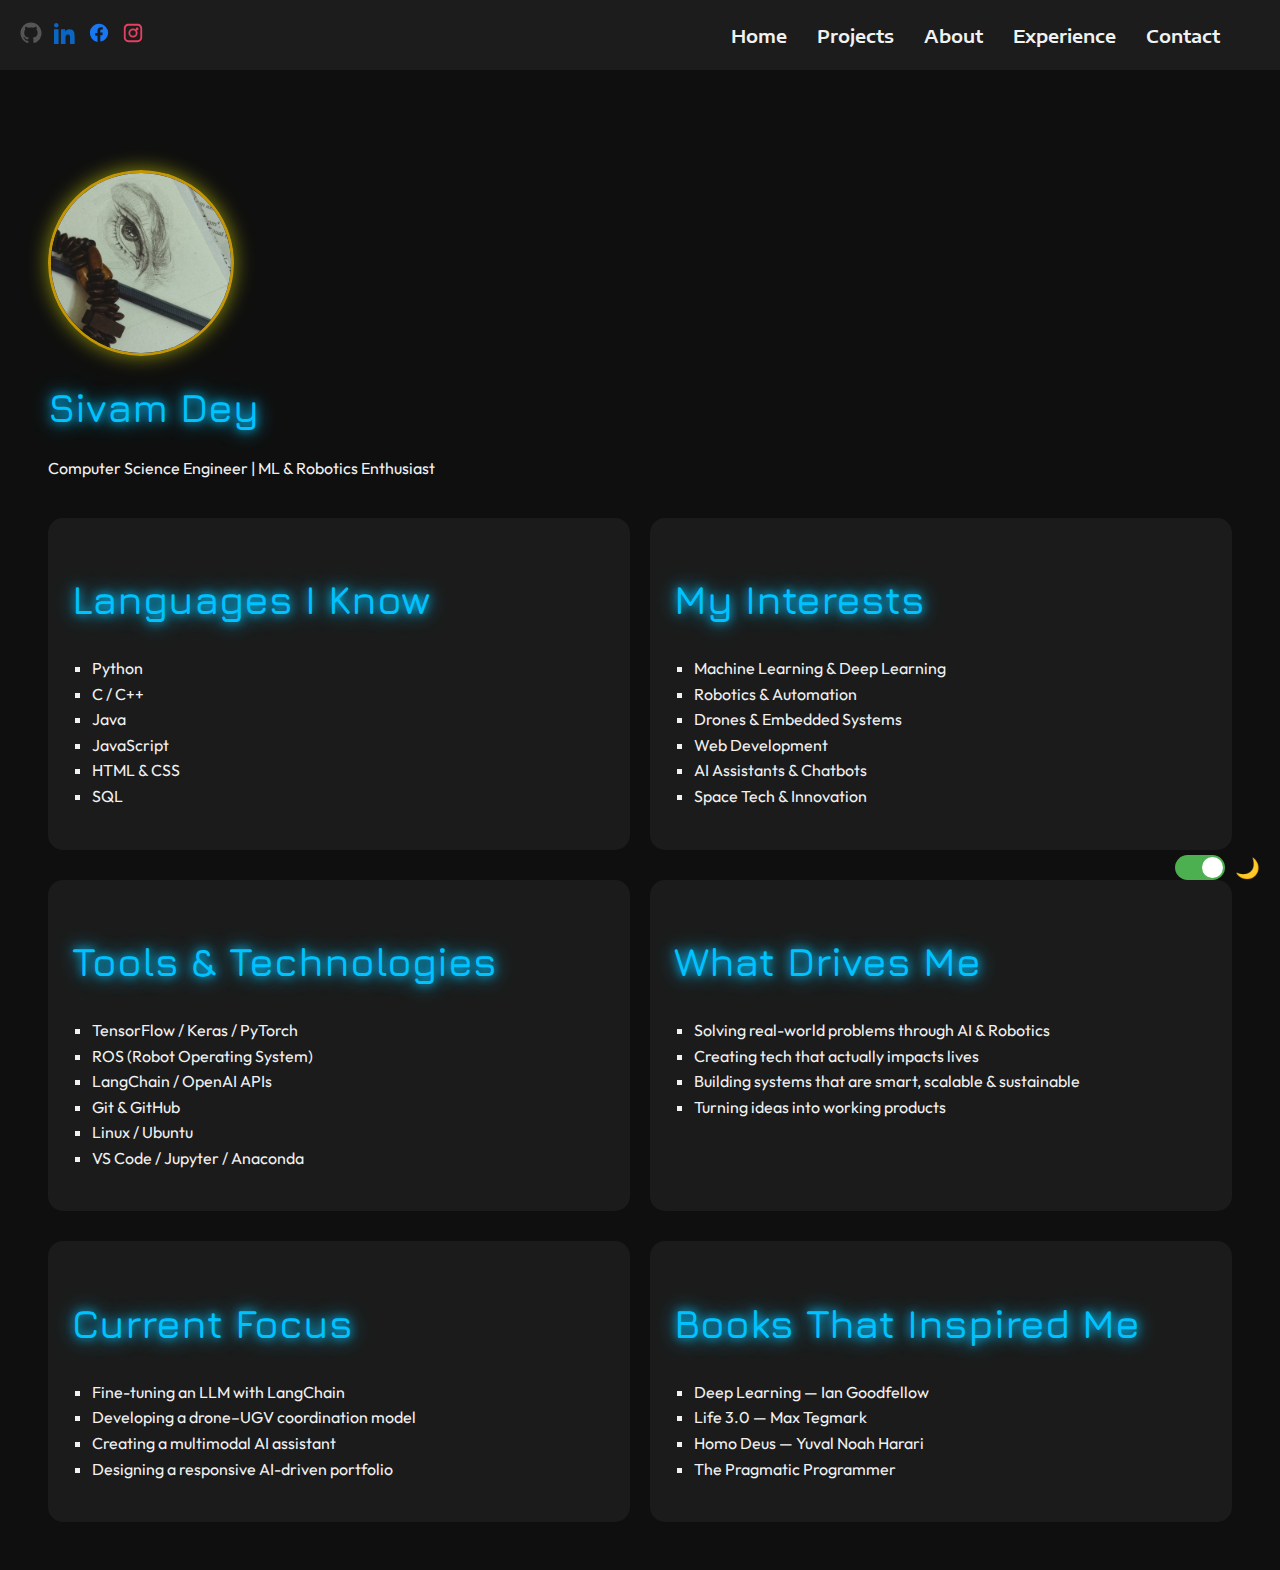
<file: index.html>
<!DOCTYPE html>
<html lang="en">
<head>
  <meta charset="UTF-8" />
  <meta name="viewport" content="width=device-width, initial-scale=1.0" />
  <title>Sivam Dey - Portfolio</title>
  <link href="https://fonts.googleapis.com/css2?family=Outfit:wght@400;600;700&family=Jura:wght@400;600&family=Encode+Sans+Expanded:wght@400;600&display=swap" rel="stylesheet">
  <link rel="stylesheet" href="style.css" />
</head>
<body class="dark">
  <nav class="top-navbar">
    <div class="social-icons">
      <a href="https://github.com/Anna114141" target="_blank">
        <svg class="icon github" viewBox="0 0 24 24" fill="currentColor" xmlns="http://www.w3.org/2000/svg">
          <path d="M12 .5C5.73.5.5 5.74.5 12.02c0 5.1 3.29 9.43 7.86 10.96.58.1.79-.25.79-.56 0-.28-.01-1.03-.02-2.03-3.2.7-3.88-1.54-3.88-1.54-.52-1.34-1.27-1.7-1.27-1.7-1.04-.71.08-.7.08-.7 1.15.08 1.75 1.18 1.75 1.18 1.02 1.74 2.67 1.24 3.32.95.1-.74.4-1.24.72-1.52-2.56-.29-5.26-1.28-5.26-5.7 0-1.26.46-2.3 1.18-3.12-.12-.29-.51-1.46.11-3.05 0 0 .96-.31 3.15 1.18a10.91 10.91 0 012.87-.39c.98 0 1.97.13 2.87.39 2.18-1.49 3.14-1.18 3.14-1.18.62 1.59.23 2.76.11 3.05.74.82 1.18 1.86 1.18 3.12 0 4.43-2.7 5.41-5.28 5.7.41.35.77 1.04.77 2.1 0 1.52-.01 2.74-.01 3.11 0 .31.21.67.8.56A10.52 10.52 0 0023.5 12C23.5 5.74 18.27.5 12 .5z"/>
        </svg>
      </a>
      
      <a href="https://www.linkedin.com/in/sivam-dey-b3522329a/" target="_blank" aria-label="LinkedIn">
        <svg height="24" width="24" fill="#0A66C2" viewBox="0 0 24 24"><path d="M4.98 3.5C4.98 4.88 3.88 6 2.5 6S0 4.88 0 3.5 1.12 1 2.5 1 4.98 2.12 4.98 3.5zM0 8h5V24H0V8zm7.5 0h4.7v2.6h.07c.65-1.2 2.2-2.6 4.53-2.6 4.84 0 5.7 3.2 5.7 7.4V24h-5v-6.7c0-1.6-.03-3.8-2.3-3.8-2.3 0-2.65 1.8-2.65 3.7V24h-5V8z"/></svg>
      </a>
      <a href="https://facebook.com/in/sivamdey" target="_blank" aria-label="Facebook">
        <svg height="24" width="24" fill="#1877F2" viewBox="0 0 24 24"><path d="M22 12a10 10 0 1 0-11.63 9.87v-6.99H7.9v-2.88h2.47V9.41c0-2.44 1.45-3.8 3.67-3.8 1.06 0 2.17.19 2.17.19v2.39h-1.22c-1.2 0-1.57.75-1.57 1.51v1.82h2.67l-.43 2.88h-2.24v6.99A10 10 0 0 0 22 12z"/></svg>
      </a>
      <a href="https://instagram.com/x.m.r.d.x" target="_blank" aria-label="Instagram">
        <svg height="24" width="24" fill="#E4405F" viewBox="0 0 24 24"><path d="M7 2C4.243 2 2 4.243 2 7v10c0 2.757 2.243 5 5 5h10c2.757 0 5-2.243 5-5V7c0-2.757-2.243-5-5-5H7zm0 2h10c1.654 0 3 1.346 3 3v10c0 1.654-1.346 3-3 3H7c-1.654 0-3-1.346-3-3V7c0-1.654 1.346-3 3-3zm5 3a5 5 0 1 0 .001 10.001A5 5 0 0 0 12 7zm0 2a3 3 0 1 1-.001 6.001A3 3 0 0 1 12 9zm4.5-3a1.5 1.5 0 1 0 .001 3.001A1.5 1.5 0 0 0 16.5 6z"/></svg>
      </a>
    </div>
    <a href="index.html">Home</a>
    <a href="projects.html">Projects</a>
    <a href="about.html">About</a>
    <a href="experience.html">Experience</a>
    <a href="contact.html">Contact</a>
  </nav>

  <main class="content">
    <div class="profile-img">
        <img src="portfolio_image.jpg" alt="Sivam Dey" class="profile-pic"/>
      </div>

    <header id="home">
      <h1 class="glow">Sivam Dey</h1>
      <p>Computer Science Engineer | ML & Robotics Enthusiast</p>
    </header>
    
    <div class="info-grid">
      <section class="info-section">
        <h2 class="glow">Languages I Know</h2>
        <ul>
          <li>Python</li>
          <li>C / C++</li>
          <li>Java</li>
          <li>JavaScript</li>
          <li>HTML & CSS</li>
          <li>SQL</li>
        </ul>
      </section>
    
      <section class="info-section">
        <h2 class="glow">My Interests</h2>
        <ul>
          <li>Machine Learning & Deep Learning</li>
          <li>Robotics & Automation</li>
          <li>Drones & Embedded Systems</li>
          <li>Web Development</li>
          <li>AI Assistants & Chatbots</li>
          <li>Space Tech & Innovation</li>
        </ul>
      </section>
    
      <section class="info-section">
        <h2 class="glow">Tools & Technologies</h2>
        <ul>
          <li>TensorFlow / Keras / PyTorch</li>
          <li>ROS (Robot Operating System)</li>
          <li>LangChain / OpenAI APIs</li>
          <li>Git & GitHub</li>
          <li>Linux / Ubuntu</li>
          <li>VS Code / Jupyter / Anaconda</li>
        </ul>
      </section>
    
      <section class="info-section">
        <h2 class="glow">What Drives Me</h2>
        <ul>
          <li>Solving real-world problems through AI & Robotics</li>
          <li>Creating tech that actually impacts lives</li>
          <li>Building systems that are smart, scalable & sustainable</li>
          <li>Turning ideas into working products</li>
        </ul>
      </section>
    
      <section class="info-section">
        <h2 class="glow">Current Focus</h2>
        <ul>
          <li>Fine-tuning an LLM with LangChain</li>
          <li>Developing a drone–UGV coordination model</li>
          <li>Creating a multimodal AI assistant</li>
          <li>Designing a responsive AI-driven portfolio</li>
        </ul>
      </section>
    
      <section class="info-section">
        <h2 class="glow">Books That Inspired Me</h2>
        <ul>
          <li>Deep Learning — Ian Goodfellow</li>
          <li>Life 3.0 — Max Tegmark</li>
          <li>Homo Deus — Yuval Noah Harari</li>
          <li>The Pragmatic Programmer</li>
        </ul>
      </section>
    </div>
    
    

  <!-- Toggle switch -->
  <div class="toggle-switch">
    <label>
      <input type="checkbox" id="modeToggle" />
      <span class="slider"></span>
      <span class="mode-icon" id="modeIcon">🌙</span>
    </label>
  </div>

  <script src="script.js"></script>
</body>
</html>
</file>
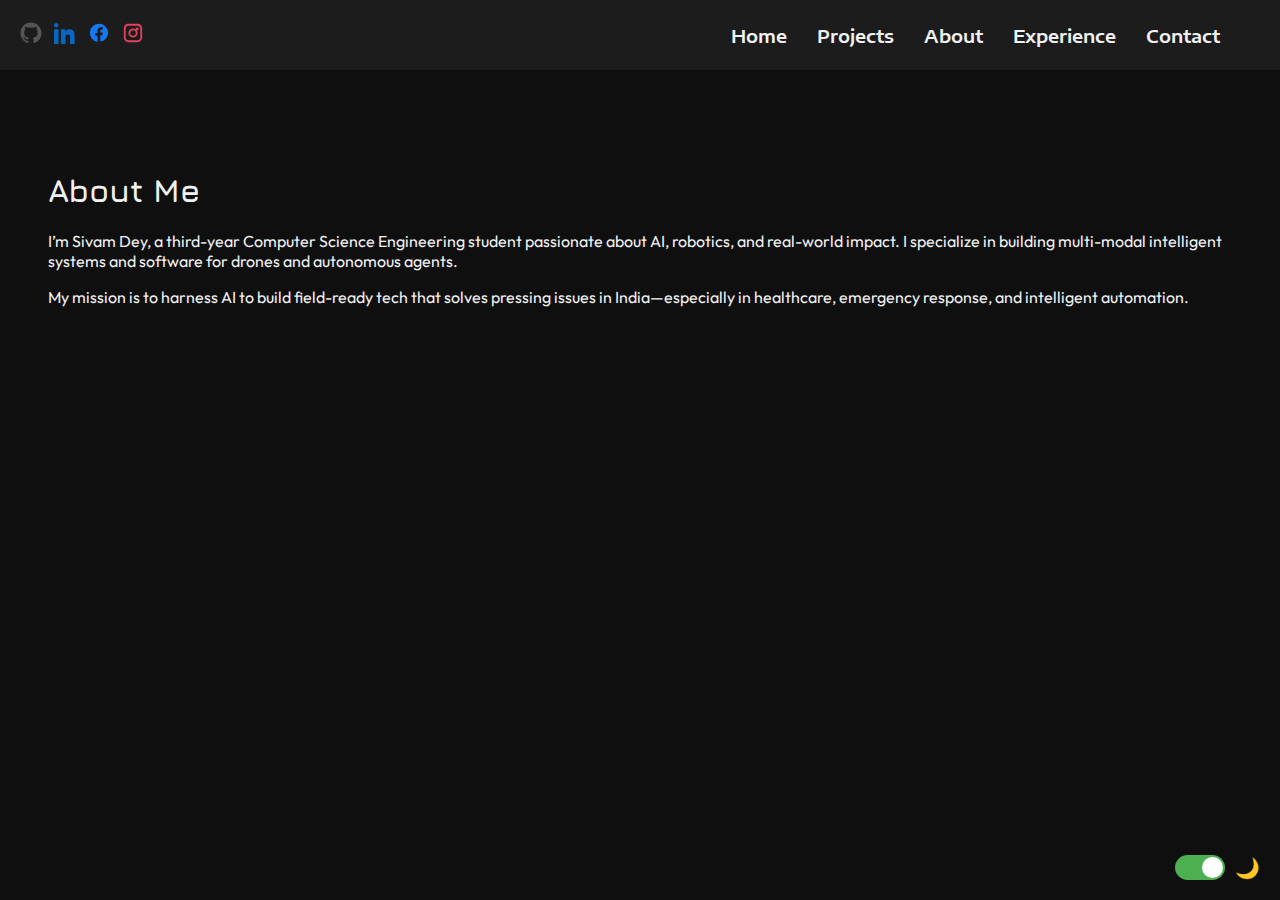
<file: about.html>
<!DOCTYPE html>
<html lang="en">
<head>
  <meta charset="UTF-8">
  <meta name="viewport" content="width=device-width, initial-scale=1.0">
  <title>About | Sivam Dey</title>
  <link href="https://fonts.googleapis.com/css2?family=Outfit:wght@400;600;700&family=Jura:wght@400;600&family=Encode+Sans+Expanded:wght@400;600&display=swap" rel="stylesheet">
  <link rel="stylesheet" href="style.css">
</head>
<body>
  <nav class="top-navbar">
    <div class="social-icons">
      <a href="https://github.com/Anna114141" target="_blank">
        <svg class="icon github" viewBox="0 0 24 24" fill="currentColor" xmlns="http://www.w3.org/2000/svg">
          <path d="M12 .5C5.73.5.5 5.74.5 12.02c0 5.1 3.29 9.43 7.86 10.96.58.1.79-.25.79-.56 0-.28-.01-1.03-.02-2.03-3.2.7-3.88-1.54-3.88-1.54-.52-1.34-1.27-1.7-1.27-1.7-1.04-.71.08-.7.08-.7 1.15.08 1.75 1.18 1.75 1.18 1.02 1.74 2.67 1.24 3.32.95.1-.74.4-1.24.72-1.52-2.56-.29-5.26-1.28-5.26-5.7 0-1.26.46-2.3 1.18-3.12-.12-.29-.51-1.46.11-3.05 0 0 .96-.31 3.15 1.18a10.91 10.91 0 012.87-.39c.98 0 1.97.13 2.87.39 2.18-1.49 3.14-1.18 3.14-1.18.62 1.59.23 2.76.11 3.05.74.82 1.18 1.86 1.18 3.12 0 4.43-2.7 5.41-5.28 5.7.41.35.77 1.04.77 2.1 0 1.52-.01 2.74-.01 3.11 0 .31.21.67.8.56A10.52 10.52 0 0023.5 12C23.5 5.74 18.27.5 12 .5z"/>
        </svg>
      </a>
      
      <a href="https://www.linkedin.com/in/sivam-dey-b3522329a/" target="_blank" aria-label="LinkedIn">
        <svg height="24" width="24" fill="#0A66C2" viewBox="0 0 24 24"><path d="M4.98 3.5C4.98 4.88 3.88 6 2.5 6S0 4.88 0 3.5 1.12 1 2.5 1 4.98 2.12 4.98 3.5zM0 8h5V24H0V8zm7.5 0h4.7v2.6h.07c.65-1.2 2.2-2.6 4.53-2.6 4.84 0 5.7 3.2 5.7 7.4V24h-5v-6.7c0-1.6-.03-3.8-2.3-3.8-2.3 0-2.65 1.8-2.65 3.7V24h-5V8z"/></svg>
      </a>
      <a href="https://facebook.com/in/sivamdey" target="_blank" aria-label="Facebook">
        <svg height="24" width="24" fill="#1877F2" viewBox="0 0 24 24"><path d="M22 12a10 10 0 1 0-11.63 9.87v-6.99H7.9v-2.88h2.47V9.41c0-2.44 1.45-3.8 3.67-3.8 1.06 0 2.17.19 2.17.19v2.39h-1.22c-1.2 0-1.57.75-1.57 1.51v1.82h2.67l-.43 2.88h-2.24v6.99A10 10 0 0 0 22 12z"/></svg>
      </a>
      <a href="https://instagram.com/x.m.r.d.x" target="_blank" aria-label="Instagram">
        <svg height="24" width="24" fill="#E4405F" viewBox="0 0 24 24"><path d="M7 2C4.243 2 2 4.243 2 7v10c0 2.757 2.243 5 5 5h10c2.757 0 5-2.243 5-5V7c0-2.757-2.243-5-5-5H7zm0 2h10c1.654 0 3 1.346 3 3v10c0 1.654-1.346 3-3 3H7c-1.654 0-3-1.346-3-3V7c0-1.654 1.346-3 3-3zm5 3a5 5 0 1 0 .001 10.001A5 5 0 0 0 12 7zm0 2a3 3 0 1 1-.001 6.001A3 3 0 0 1 12 9zm4.5-3a1.5 1.5 0 1 0 .001 3.001A1.5 1.5 0 0 0 16.5 6z"/></svg>
      </a>
    </div>
    <a href="index.html">Home</a>
    <a href="projects.html">Projects</a>
    <a href="about.html">About</a>
    <a href="experience.html">Experience</a>
    <a href="contact.html">Contact</a>
  </nav>

  <main class="content">
    <section>
      <h1 class="section-title">About Me</h1>
      <p>I’m Sivam Dey, a third-year Computer Science Engineering student passionate about AI, robotics, and real-world impact. I specialize in building multi-modal intelligent systems and software for drones and autonomous agents.</p>
      <p>My mission is to harness AI to build field-ready tech that solves pressing issues in India—especially in healthcare, emergency response, and intelligent automation.</p>
    </section>
  </main>
  <div class="toggle-switch">
    <label>
      <input type="checkbox" id="modeToggle" />
      <span class="slider"></span>
      <span class="mode-icon" id="modeIcon">🌙</span>
    </label>
  </div>
  <script src="script.js"></script>
</body>
</html>
</file>
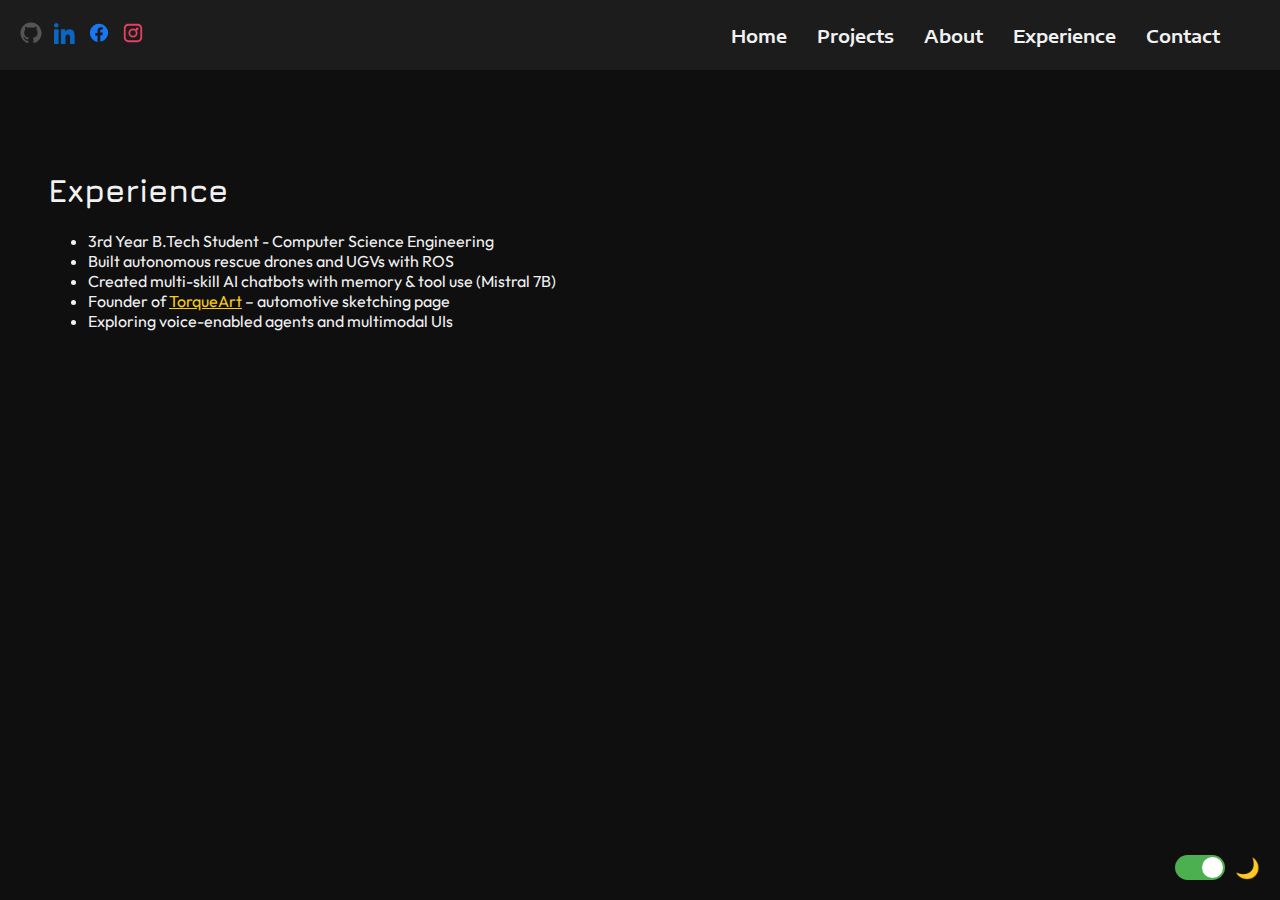
<file: experience.html>
<!DOCTYPE html>
<html lang="en">
<head>
  <meta charset="UTF-8">
  <meta name="viewport" content="width=device-width, initial-scale=1.0">
  <title>Experience | Sivam Dey</title>
  <link href="https://fonts.googleapis.com/css2?family=Outfit:wght@400;600;700&family=Jura:wght@400;600&family=Encode+Sans+Expanded:wght@400;600&display=swap" rel="stylesheet">
  <link rel="stylesheet" href="style.css">
</head>
<body>
  <nav class="top-navbar">
    <div class="social-icons">
      <a href="https://github.com/Anna114141" target="_blank">
        <svg class="icon github" viewBox="0 0 24 24" fill="currentColor" xmlns="http://www.w3.org/2000/svg">
          <path d="M12 .5C5.73.5.5 5.74.5 12.02c0 5.1 3.29 9.43 7.86 10.96.58.1.79-.25.79-.56 0-.28-.01-1.03-.02-2.03-3.2.7-3.88-1.54-3.88-1.54-.52-1.34-1.27-1.7-1.27-1.7-1.04-.71.08-.7.08-.7 1.15.08 1.75 1.18 1.75 1.18 1.02 1.74 2.67 1.24 3.32.95.1-.74.4-1.24.72-1.52-2.56-.29-5.26-1.28-5.26-5.7 0-1.26.46-2.3 1.18-3.12-.12-.29-.51-1.46.11-3.05 0 0 .96-.31 3.15 1.18a10.91 10.91 0 012.87-.39c.98 0 1.97.13 2.87.39 2.18-1.49 3.14-1.18 3.14-1.18.62 1.59.23 2.76.11 3.05.74.82 1.18 1.86 1.18 3.12 0 4.43-2.7 5.41-5.28 5.7.41.35.77 1.04.77 2.1 0 1.52-.01 2.74-.01 3.11 0 .31.21.67.8.56A10.52 10.52 0 0023.5 12C23.5 5.74 18.27.5 12 .5z"/>
        </svg>
      </a>
      
      <a href="https://www.linkedin.com/in/sivam-dey-b3522329a/" target="_blank" aria-label="LinkedIn">
        <svg height="24" width="24" fill="#0A66C2" viewBox="0 0 24 24"><path d="M4.98 3.5C4.98 4.88 3.88 6 2.5 6S0 4.88 0 3.5 1.12 1 2.5 1 4.98 2.12 4.98 3.5zM0 8h5V24H0V8zm7.5 0h4.7v2.6h.07c.65-1.2 2.2-2.6 4.53-2.6 4.84 0 5.7 3.2 5.7 7.4V24h-5v-6.7c0-1.6-.03-3.8-2.3-3.8-2.3 0-2.65 1.8-2.65 3.7V24h-5V8z"/></svg>
      </a>
      <a href="https://facebook.com/in/sivamdey" target="_blank" aria-label="Facebook">
        <svg height="24" width="24" fill="#1877F2" viewBox="0 0 24 24"><path d="M22 12a10 10 0 1 0-11.63 9.87v-6.99H7.9v-2.88h2.47V9.41c0-2.44 1.45-3.8 3.67-3.8 1.06 0 2.17.19 2.17.19v2.39h-1.22c-1.2 0-1.57.75-1.57 1.51v1.82h2.67l-.43 2.88h-2.24v6.99A10 10 0 0 0 22 12z"/></svg>
      </a>
      <a href="https://instagram.com/x.m.r.d.x" target="_blank" aria-label="Instagram">
        <svg height="24" width="24" fill="#E4405F" viewBox="0 0 24 24"><path d="M7 2C4.243 2 2 4.243 2 7v10c0 2.757 2.243 5 5 5h10c2.757 0 5-2.243 5-5V7c0-2.757-2.243-5-5-5H7zm0 2h10c1.654 0 3 1.346 3 3v10c0 1.654-1.346 3-3 3H7c-1.654 0-3-1.346-3-3V7c0-1.654 1.346-3 3-3zm5 3a5 5 0 1 0 .001 10.001A5 5 0 0 0 12 7zm0 2a3 3 0 1 1-.001 6.001A3 3 0 0 1 12 9zm4.5-3a1.5 1.5 0 1 0 .001 3.001A1.5 1.5 0 0 0 16.5 6z"/></svg>
      </a>
    </div>
    <a href="index.html">Home</a>
    <a href="projects.html">Projects</a>
    <a href="about.html">About</a>
    <a href="experience.html">Experience</a>
    <a href="contact.html">Contact</a>
  </nav>

  <main class="content">
    <section>
      <h1 class="section-title">Experience</h1>
      <ul>
        <li>3rd Year B.Tech Student - Computer Science Engineering</li>
        <li>Built autonomous rescue drones and UGVs with ROS</li>
        <li>Created multi-skill AI chatbots with memory & tool use (Mistral 7B)</li>
        <li>Founder of <a href="https://instagram.com/TorqueArt" target="_blank">TorqueArt</a> – automotive sketching page</li>
        <li>Exploring voice-enabled agents and multimodal UIs</li>
      </ul>
    </section>
  </main>
  
  <div class="toggle-switch">
    <label>
      <input type="checkbox" id="modeToggle" />
      <span class="slider"></span>
      <span class="mode-icon" id="modeIcon">🌙</span>
    </label>
  </div>
  <script src="script.js"></script>
</body>
</html>
</file>
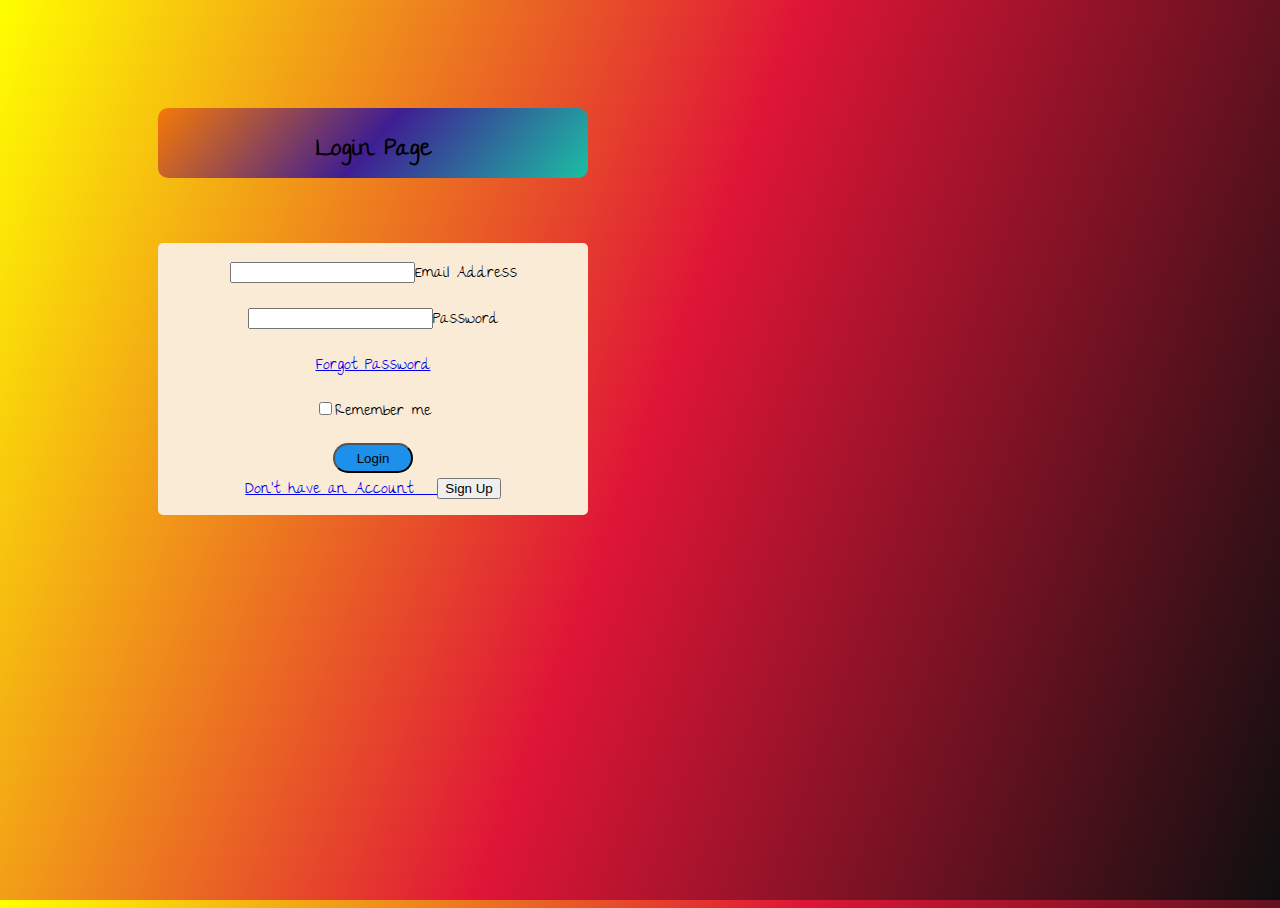
<file: LoginPage.html>
<!DOCTYPE html>
<html lang="en">
<head>
    <meta charset="UTF-8">
    <meta name="viewport" content="width=device-width, initial-scale=1.0">
    <title>Login</title>
    <style>
        @import url('https://fonts.googleapis.com/css2?family=The+Girl+Next+Door&display=swap');
        #b1{
            height:50px;
            width: 430px;
            margin-left: 150px;
            margin-right: 150px;
            margin-top: 100px;
            border-radius: 10px;
            text-align: center;
            padding-bottom: 20px;
            background: linear-gradient(-230deg,rgb(245, 121, 6),rgb(63, 30, 147),rgb(28, 190, 163));
            font-family:  "The Girl Next Door", serif;
        }
        #b2{
            border-bottom: 4px;
            height:2px;
            width:430px;
            border-color: black;
            padding-left: center;
            padding-bottom: 270px;
            margin-left: 150px;
            margin-right: 150px;
            margin-top: -300px;
            text-align: center;
            background-color: antiquewhite;
            border-radius: 5px;
            font-family:  "The Girl Next Door", serif;
        }
        html{
            height: 100%;
            width: 100%;
        }
        body{
            display: grid;
            background: linear-gradient(-70deg,rgb(14, 15, 15),rgb(223, 21, 55),yellow);
            height: 100%;
            width: 100%;
        }

        #btn{
            border-radius: 20px;
            height: 30px;
            background-color: rgb(28, 144, 234);
            width: 80px;
        } 

    </style>
</head>
<body>
    <div id="b1">
        <h2>Login Page</h2>
    </div>
    <div id="b2"><p><input type="email">Email Address</p>
        <p><input type="text">Password</p>
        <a href="ForgetPassWord.Html">Forgot Password <br></a>
        <p><input type="Checkbox">Remember me</p>
        <button id="btn">Login <br></button>
        <a href="SignUP.html"><br> Don't have an Account &nbsp; <button>Sign Up</button></a></div>
</body>
</html>
</file>
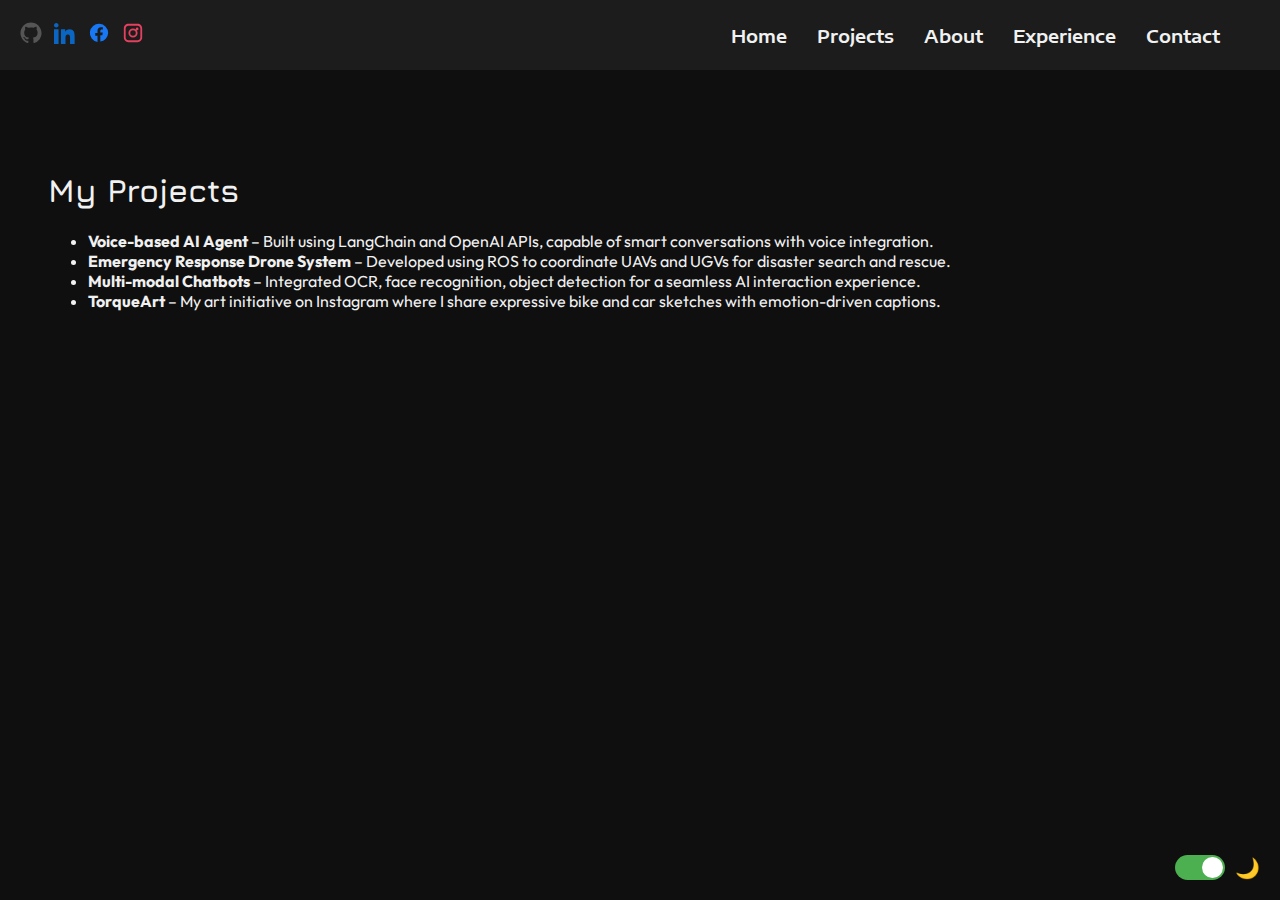
<file: projects.html>
<!DOCTYPE html>
<html lang="en">
<head>
  <meta charset="UTF-8">
  <meta name="viewport" content="width=device-width, initial-scale=1.0">
  <title>Projects | Sivam Dey</title>
  <link href="https://fonts.googleapis.com/css2?family=Outfit:wght@400;600;700&family=Jura:wght@400;600&family=Encode+Sans+Expanded:wght@400;600&display=swap" rel="stylesheet">
  <link rel="stylesheet" href="style.css">
</head>
<body>
  <nav class="top-navbar">
    <div class="social-icons">
      <a href="https://github.com/Anna114141" target="_blank">
        <svg class="icon github" viewBox="0 0 24 24" fill="currentColor" xmlns="http://www.w3.org/2000/svg">
          <path d="M12 .5C5.73.5.5 5.74.5 12.02c0 5.1 3.29 9.43 7.86 10.96.58.1.79-.25.79-.56 0-.28-.01-1.03-.02-2.03-3.2.7-3.88-1.54-3.88-1.54-.52-1.34-1.27-1.7-1.27-1.7-1.04-.71.08-.7.08-.7 1.15.08 1.75 1.18 1.75 1.18 1.02 1.74 2.67 1.24 3.32.95.1-.74.4-1.24.72-1.52-2.56-.29-5.26-1.28-5.26-5.7 0-1.26.46-2.3 1.18-3.12-.12-.29-.51-1.46.11-3.05 0 0 .96-.31 3.15 1.18a10.91 10.91 0 012.87-.39c.98 0 1.97.13 2.87.39 2.18-1.49 3.14-1.18 3.14-1.18.62 1.59.23 2.76.11 3.05.74.82 1.18 1.86 1.18 3.12 0 4.43-2.7 5.41-5.28 5.7.41.35.77 1.04.77 2.1 0 1.52-.01 2.74-.01 3.11 0 .31.21.67.8.56A10.52 10.52 0 0023.5 12C23.5 5.74 18.27.5 12 .5z"/>
        </svg>
      </a>
      
      <a href="https://www.linkedin.com/in/sivam-dey-b3522329a/" target="_blank" aria-label="LinkedIn">
        <svg height="24" width="24" fill="#0A66C2" viewBox="0 0 24 24"><path d="M4.98 3.5C4.98 4.88 3.88 6 2.5 6S0 4.88 0 3.5 1.12 1 2.5 1 4.98 2.12 4.98 3.5zM0 8h5V24H0V8zm7.5 0h4.7v2.6h.07c.65-1.2 2.2-2.6 4.53-2.6 4.84 0 5.7 3.2 5.7 7.4V24h-5v-6.7c0-1.6-.03-3.8-2.3-3.8-2.3 0-2.65 1.8-2.65 3.7V24h-5V8z"/></svg>
      </a>
      <a href="https://facebook.com/in/sivamdey" target="_blank" aria-label="Facebook">
        <svg height="24" width="24" fill="#1877F2" viewBox="0 0 24 24"><path d="M22 12a10 10 0 1 0-11.63 9.87v-6.99H7.9v-2.88h2.47V9.41c0-2.44 1.45-3.8 3.67-3.8 1.06 0 2.17.19 2.17.19v2.39h-1.22c-1.2 0-1.57.75-1.57 1.51v1.82h2.67l-.43 2.88h-2.24v6.99A10 10 0 0 0 22 12z"/></svg>
      </a>
      <a href="https://instagram.com/x.m.r.d.x" target="_blank" aria-label="Instagram">
        <svg height="24" width="24" fill="#E4405F" viewBox="0 0 24 24"><path d="M7 2C4.243 2 2 4.243 2 7v10c0 2.757 2.243 5 5 5h10c2.757 0 5-2.243 5-5V7c0-2.757-2.243-5-5-5H7zm0 2h10c1.654 0 3 1.346 3 3v10c0 1.654-1.346 3-3 3H7c-1.654 0-3-1.346-3-3V7c0-1.654 1.346-3 3-3zm5 3a5 5 0 1 0 .001 10.001A5 5 0 0 0 12 7zm0 2a3 3 0 1 1-.001 6.001A3 3 0 0 1 12 9zm4.5-3a1.5 1.5 0 1 0 .001 3.001A1.5 1.5 0 0 0 16.5 6z"/></svg>
      </a>
    </div>
    <a href="index.html">Home</a>
    <a href="projects.html">Projects</a>
    <a href="about.html">About</a>
    <a href="experience.html">Experience</a>
    <a href="contact.html">Contact</a>
  </nav>

  <main class="content">
    <section>
      <h1 class="section-title">My Projects</h1>
      <ul>
        <li><strong>Voice-based AI Agent</strong> – Built using LangChain and OpenAI APIs, capable of smart conversations with voice integration.</li>
        <li><strong>Emergency Response Drone System</strong> – Developed using ROS to coordinate UAVs and UGVs for disaster search and rescue.</li>
        <li><strong>Multi-modal Chatbots</strong> – Integrated OCR, face recognition, object detection for a seamless AI interaction experience.</li>
        <li><strong>TorqueArt</strong> – My art initiative on Instagram where I share expressive bike and car sketches with emotion-driven captions.</li>
      </ul>
    </section>
  </main>
  <div class="toggle-switch">
    <label>
      <input type="checkbox" id="modeToggle" />
      <span class="slider"></span>
      <span class="mode-icon" id="modeIcon">🌙</span>
    </label>
  </div>
  <script src="script.js"></script>
</body>
</html>
</file>
<file: style.css>
<<<<<<< HEAD
/* General Mode Styling */
html {
  scroll-behavior: smooth;
}

body.dark {
  background-color: #0f0f0f;
  color: #f1f1f1;
}

body.light {
  background-color: #f5f5f5;
  color: #1c1c1c;
}

/* Navbar Styling */
.top-navbar {
  width: 100%;
  height: 70px;
  /*background-color: transparent;*/
  background-color: #1c1c1c;
  display: flex;
  justify-content: flex-end;
  align-items: center;
  padding: 0 60px;
  position: fixed;
  top: 0;
  right:0;
  left: 0;
  z-index: 1000;
  gap: 30px;
  backdrop-filter: blur(8px);
  box-sizing: border-box;
}

.top-navbar a {
  text-decoration: none;
  font-family: 'Encode Sans Expanded', sans-serif;
  font-size: 18px;
  font-weight: 600;
  color: inherit;
  transition: color 0.3s;
}

.top-navbar a:hover {
  color: #facc15;
}

/* Profile Image Padding Fix */
.profile-img {
  width: 180px;
  height: 180px;
  border-radius: 50%;
  border: 3px solid #c39605;
  box-shadow: 0 0 20px rgba(218, 221, 10, 0.624);
  overflow: hidden;
  margin-top: 20px; /* below navbar */
  display: flex;
  justify-content: center;
  align-items: center;
  transition: box-shadow 0.3s ease, transform 0.3s ease;
}

.profile-img .profile-pic {
  width: 100%;
  height: 100%;
  object-fit: cover;
  transition: transform 0.3s ease;
}

.profile-img:hover {
  box-shadow: 0 0 35px rgba(166, 210, 5, 0.9), 0 0 60px rgba(0, 194, 255, 0.8);
  transform: scale(1.05);
}

.profile-img:hover .profile-pic {
  transform: scale(1.05);
}

.glow {
  font-size: 2.5rem;
  font-weight: 600;
  color: #00c2ff;
  text-shadow: 0 0 10px #00c2ff, 0 0 20px #00c2ff;
  animation: pulse 2s infinite;
}

.content {
  margin-top: 50px; /* To avoid overlap with navbar */
  padding: 40px;
  padding-top: 100px;
  font-family: 'Outfit', sans-serif;
}

h1, h2 {
  font-family: 'Jura', sans-serif;
}

.card {
  background-color: rgba(255, 255, 255, 0.05);
  border: 1px solid rgba(255, 255, 255, 0.1);
  padding: 20px;
  margin: 15px 0;
  border-radius: 12px;
  backdrop-filter: blur(5px);
}

a {
  color: #facc15;
}

.info-grid {
  display: flex;
  flex-wrap: wrap;
  justify-content: space-between;
  gap: 20px;
  margin-top: 40px;
  row-gap: 30px;
}

.info-section {
  flex: 1 1 calc(33.333% - 20px);
  background-color: rgba(255, 255, 255, 0.05);
  padding: 24px;
  border-radius: 15px;
  min-width: 280px;
  max-width: 100%;
  transition: transform 0.3s ease, box-shadow 0.3s ease, background-color 0.3s ease;
}

.info-section:hover {
  transform: translateY(-6px);
  background-color: rgba(0, 194, 255, 0.07);
  box-shadow: 0 0 25px rgba(0, 194, 255, 0.3);
}

.info-section ul {
  list-style-type: square;
  padding-left: 20px;
  line-height: 1.6;
}

/* Toggle Switch */
.toggle-switch {
  position: fixed;
  bottom: 20px;
  right: 20px;
  z-index: 999;
}

.toggle-switch label {
  display: flex;
  align-items: center;
  gap: 10px;
  cursor: pointer;
}

.toggle-switch input {
  display: none;
}

.toggle-switch .slider {
  width: 50px;
  height: 25px;
  background-color: #888;
  border-radius: 25px;
  position: relative;
  transition: background-color 0.3s ease;
}

.toggle-switch .slider::before {
  content: "";
  position: absolute;
  width: 21px;
  height: 21px;
  background-color: #fff;
  border-radius: 50%;
  top: 2px;
  left: 2px;
  transition: transform 0.3s ease;
}

.toggle-switch input:checked + .slider::before {
  transform: translateX(25px);
}

.toggle-switch input:checked + .slider {
  background-color: #4caf50;
}

.mode-icon {
  font-size: 20px;
  user-select: none;
}

/* Remove unused side-navbar */
.side-navbar {
  display: none;
}


/*Contact Form*/

.contact-form {
  margin-top: 40px;
}

.form {
  display: flex;
  flex-direction: column;
  gap: 15px;
}

.form input,
.form textarea {
  padding: 10px 12px;
  border-radius: 8px;
  border: 1px solid #ccc;
  font-family: 'Outfit', sans-serif;
  font-size: 16px;
  resize: vertical;
  background-color: transparent;
  color: inherit;
}

.form input:focus,
.form textarea:focus {
  border-color: #00c2ff;
  outline: none;
}

.submit-btn {
  padding: 10px 16px;
  font-size: 16px;
  font-weight: 600;
  color: #fff;
  background-color: #00c2ff;
  border: none;
  border-radius: 8px;
  cursor: pointer;
  align-self: flex-start;
  transition: background-color 0.3s ease;
}

.submit-btn:hover {
  background-color: #009fd8;
}
nav {
  position: relative;
  display: flex;
  align-items: center;
  padding-left: 120px;
}

.social-icons {
  position: absolute;
  top: 50%;
  left: 20px;
  transform: translateY(-50%);
  display: flex;
  gap: 12px;
}

.social-icons svg {
  width: 22px;
  height: 22px;
  cursor: pointer;
  transition: 0.2s ease-in-out;
}

.social-icons svg:hover {
  transform: scale(1.1);
}
.social-icons .icon {
  color: #555;
  transition: color 0.3s ease;
  cursor: pointer;
}

.social-icons .icon:hover {
  color: #1da1f2;
}

.nav-links {
  display: flex;
  gap: 24px; /* Add spacing between links */
}

.nav-links a {
  text-decoration: none;
  font-weight: 600;
}
.top-navbar {
  width: 100%;
  height: 70px;
  /*background-color: transparent;*/
  background-color: #1c1c1c;
  display: flex;
  justify-content: flex-end,space-between;
  align-items: center;
  padding: 0 60px;
  position: fixed;
  top: 0;
  right:0;
  left: 0;
  z-index: 1000;
  gap: 30px;
  backdrop-filter: blur(8px);
  box-sizing: border-box;
}

.top-navbar a {
  text-decoration: none;
  font-family: 'Encode Sans Expanded', sans-serif;
  font-size: 18px;
  font-weight: 600;
  color: inherit;
  transition: color 0.3s;
}

.top-navbar a:hover {
  color: #facc15;
}

.social-icons .github:hover {
  color: #333;
}

.social-icons .linkedin:hover {
  color: #0077b5;
}

.social-icons .facebook:hover {
  color: #1877F2;
}

.social-icons .instagram:hover {
  color: #E1306C;
=======
@import url('https://fonts.googleapis.com/css2?family=Kosugi+Maru&display=swap');
#b1{
    text-align: center;
    padding-top: 10px;
}
body{
    padding-top: 25px;
    background-color: skyblue;
    font-family: "Kosugi Maru", serif;
    font-weight: 400;
    font-style: normal;
    place-items: center;
    height:100%;
    width: 100%;
}
#box{
    padding-top: 50px;
    margin:auto;
    height: 600px;
    width: 300px;
    background-color: rgb(232, 233, 233);
    border-radius: 12px;
    border: 3px;
    text-align: center;
}
#email{
    margin: 30px;
    margin-top: 35px;
    border: 1px solid black;
    border-radius: 10px;
    padding:20px;
    text-align: left;
}
#password{
    margin: 30px;
    margin-top: 35px;
    border: 1px solid black;
    border-radius: 10px;
    padding:20px;
    text-align: left;
}
#inputBox{
    border-radius: 20px;
    background-color: rgb(232,233,233);
    border: none;
}
#btn{
    height: 40px;
    width: 100px;
    border-radius: 17px;
    background-color:skyblue;
    /*background: linear-gradient(rgb(6, 168, 233));*/
    color: rgb(20, 14, 5);
    margin-bottom: 15px;
    font-family: "Kosugi Maru", serif;
}
.btn1{
    background-color: #3498db;
    color: white;
    padding: 10px 20px;
    font-size: 16px;
    border: none;
    cursor: pointer;
    transition: all 0.3s ease;
    border-radius: 10px;
  }


#btn1:hover{
    background-color: #2980b9;
    transform: scale(1.1);
}
#twoPar{
    display: grid;
    grid-template-columns: auto auto;
    gap: 20px;
}
#forgot{
    color:rgb(103, 103, 217);
    font-size: 10px;
    
}
#signUp{
    font-size: 10px;
>>>>>>> c9ed2cd0d4f3d3a9f67d67f70ae33c61d7b4419e
}
</file>
